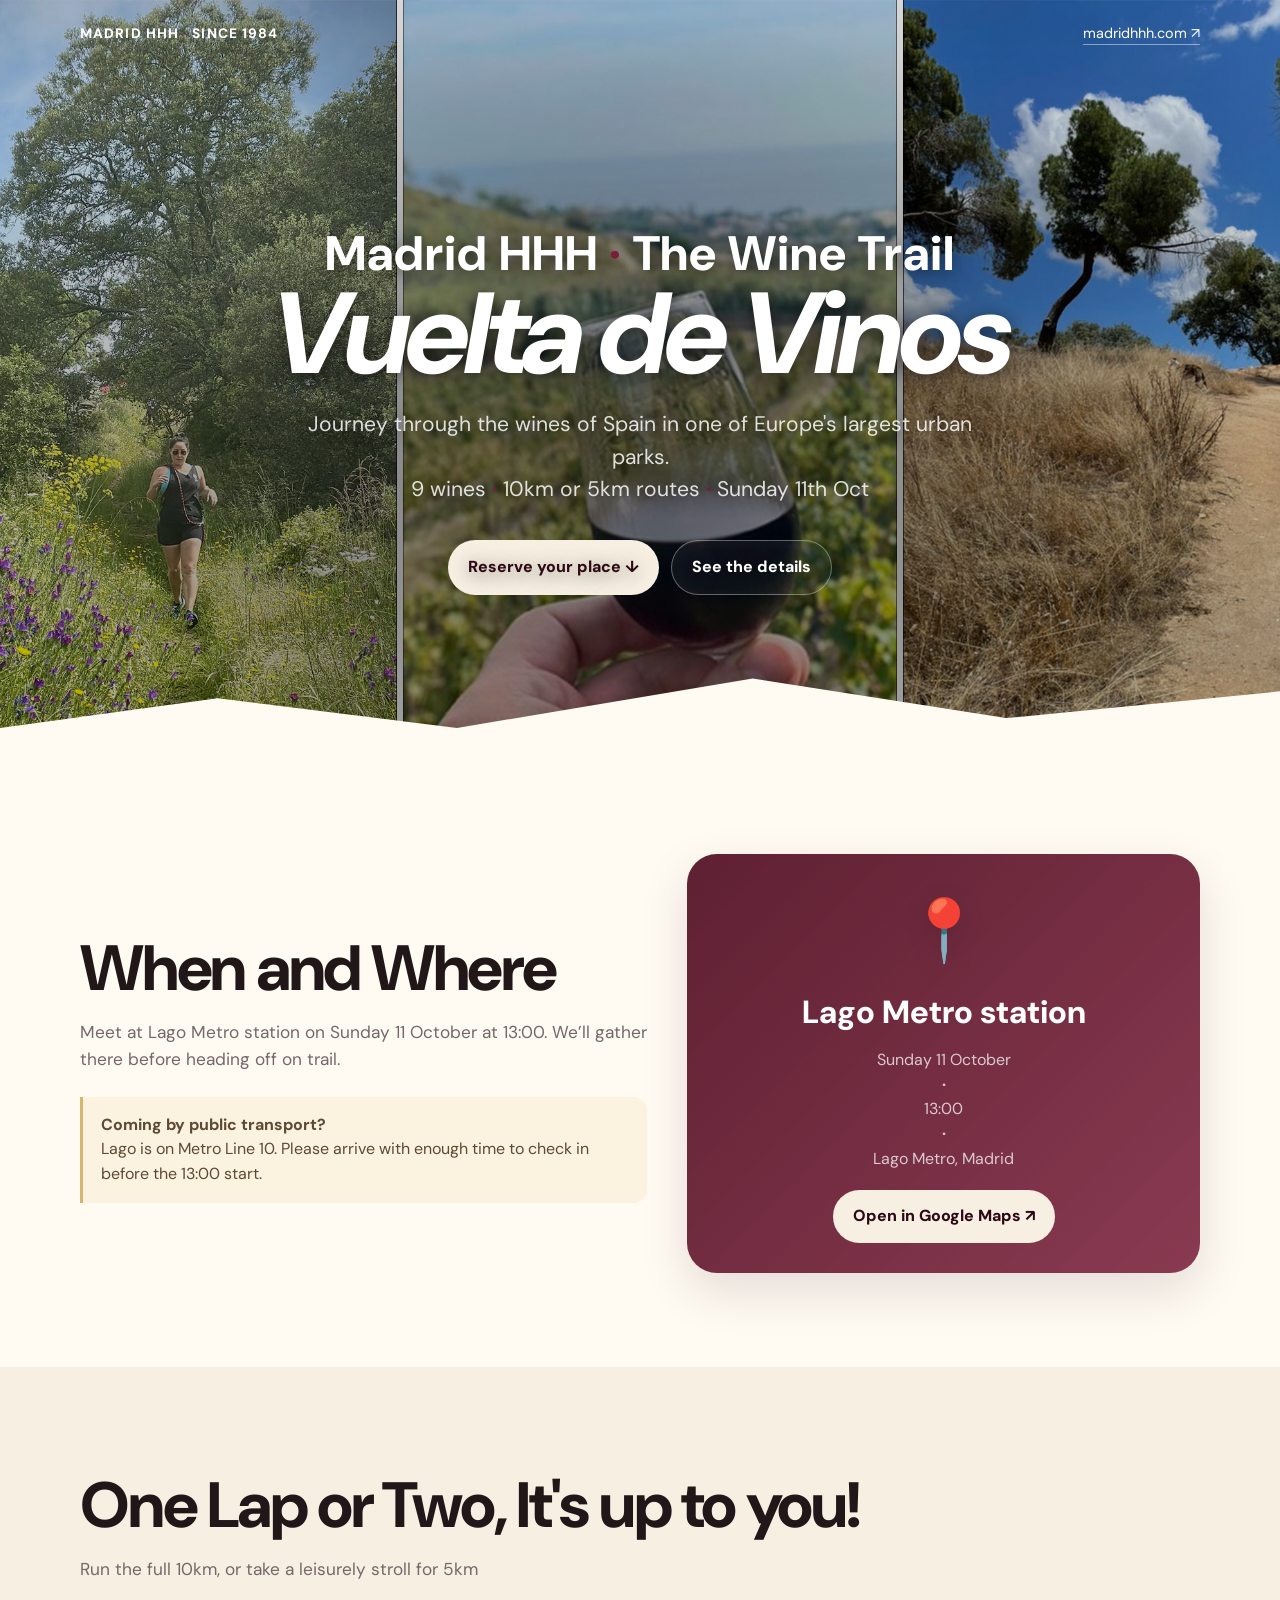
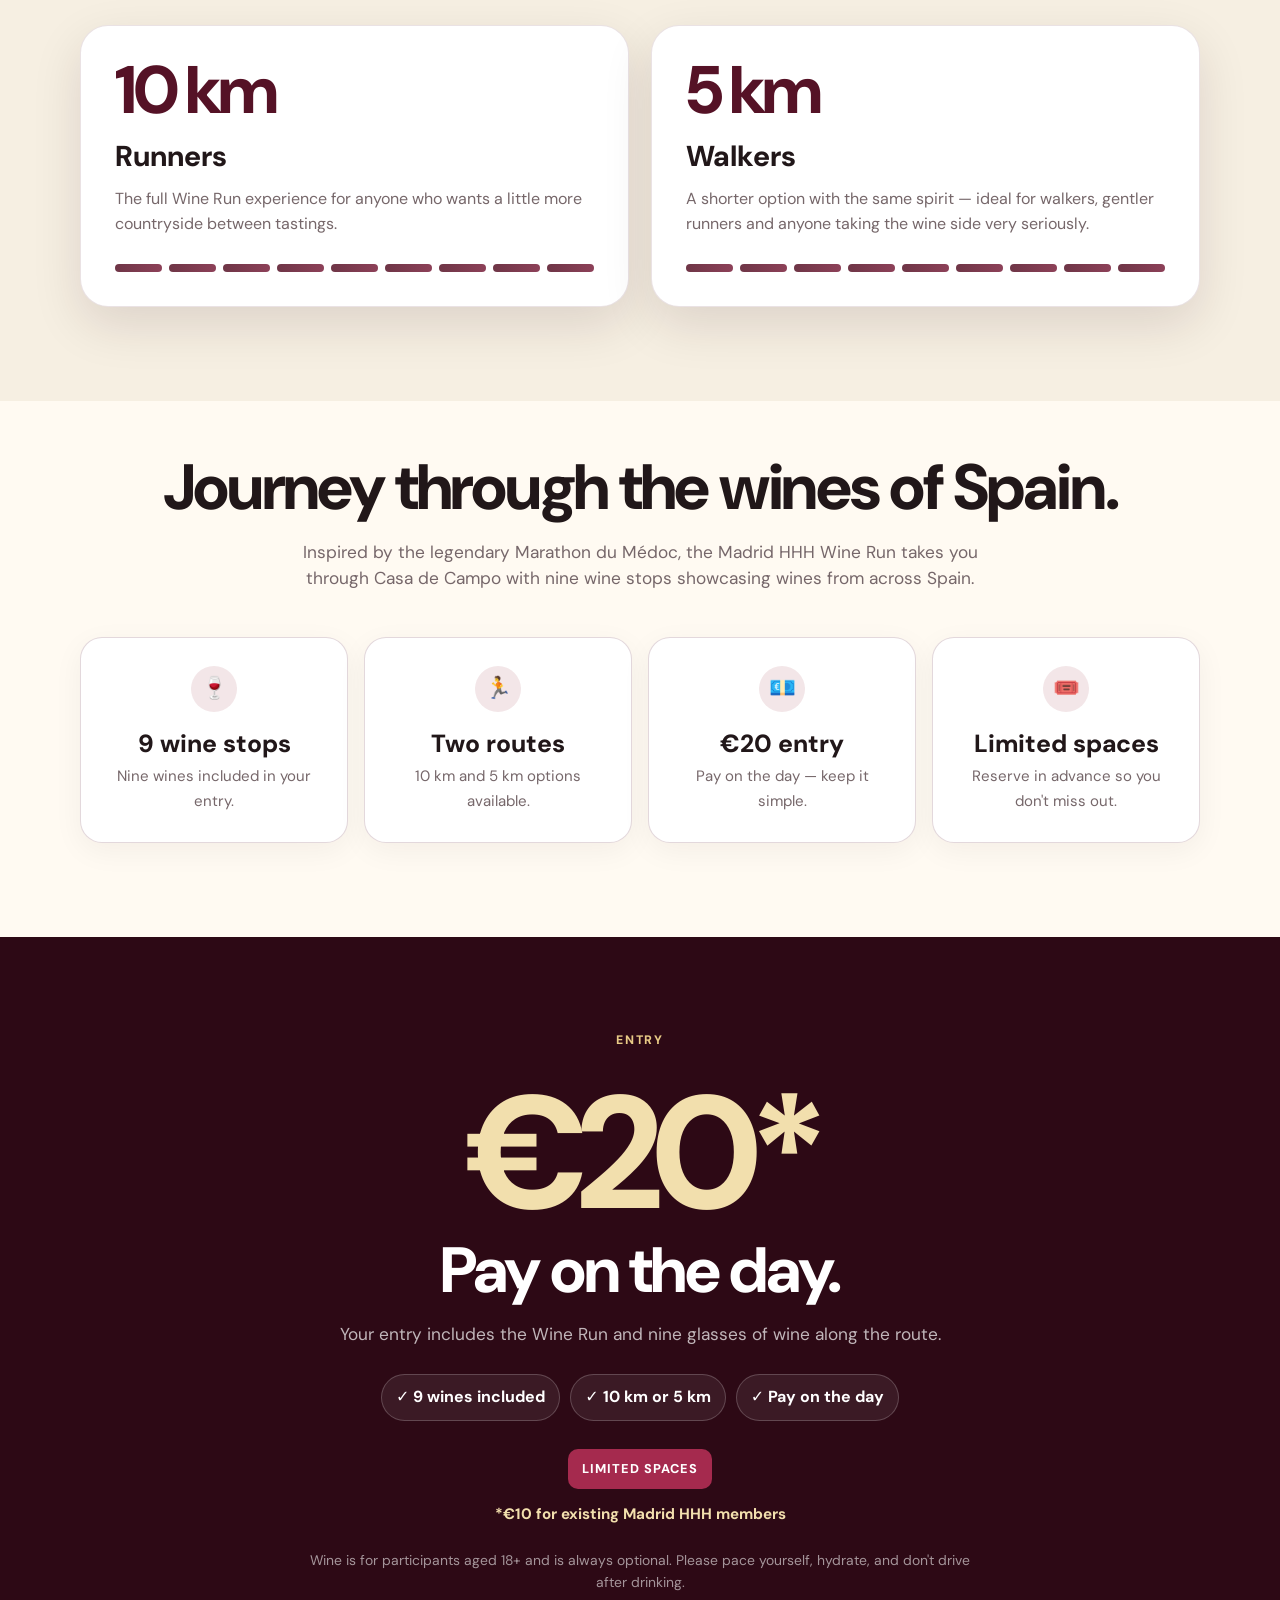
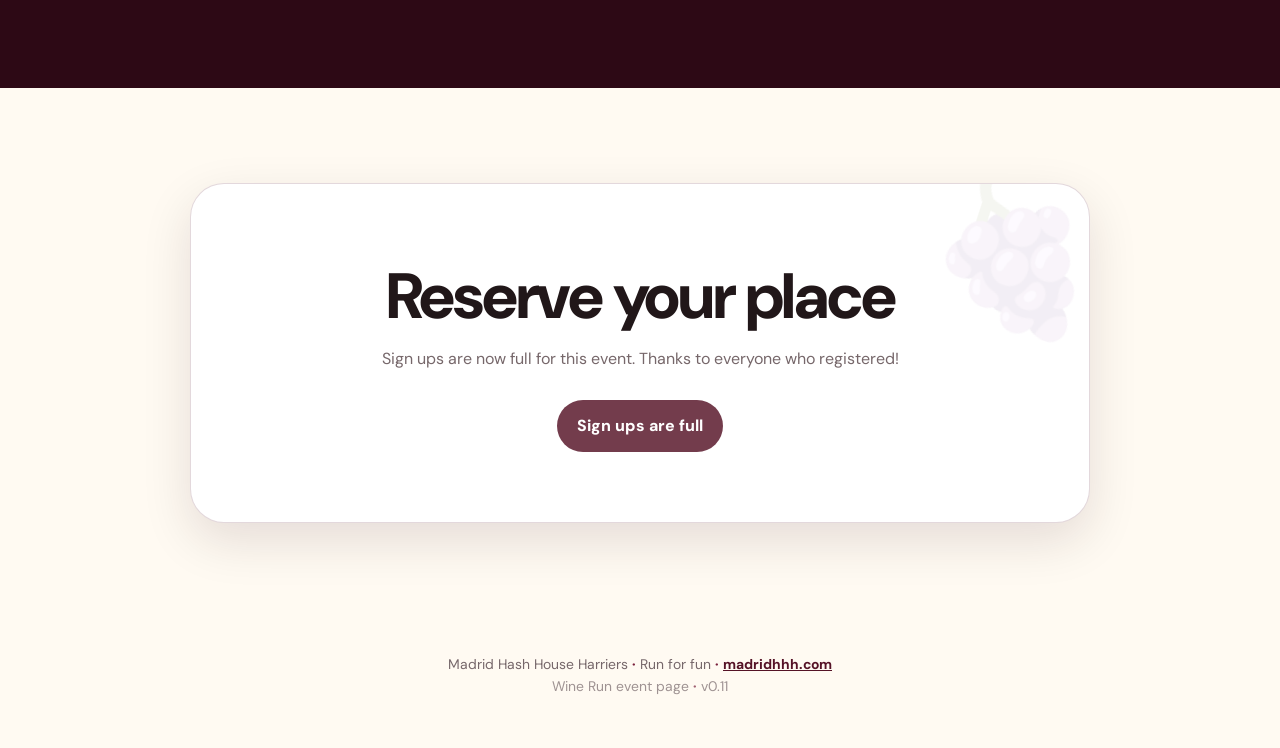
<file: index.html>
<!doctype html>
<html lang="en">
<head>
  <meta charset="utf-8">
  <meta name="viewport" content="width=device-width,initial-scale=1">
  <meta name="theme-color" content="#4b1121">
  <meta name="description" content="Madrid HHH Wine Run — 9 wines, 10 km or 5 km, €20, limited spaces. A special Madrid Hash House Harriers event inspired by the Marathon du Médoc.">
  <title>Madrid HHH Wine Run</title>
  <link rel="preconnect" href="https://fonts.googleapis.com">
  <link rel="preconnect" href="https://fonts.gstatic.com" crossorigin>
  <link href="https://fonts.googleapis.com/css2?family=DM+Sans:wght@400;500;600;700;800&display=swap" rel="stylesheet">
  <style>
    :root{
      --wine:#551226; --wine-dark:#2d0915; --wine-mid:#791f3b;
      --cream:#f6efe2; --paper:#fffaf2; --ink:#211719; --gold:#d7b56d;
      --muted:#76676a; --line:rgba(85,18,38,.16);
      --shadow:0 18px 50px rgba(45,9,21,.12);
    }
    *{box-sizing:border-box}
    html{scroll-behavior:smooth}
    body{margin:0;background:var(--paper);color:var(--ink);font-family:"DM Sans",system-ui,-apple-system,BlinkMacSystemFont,"Segoe UI",sans-serif;line-height:1.55}
    a{color:inherit}.sep{color:var(--wine-mid);font-weight:800}
    .wrap{width:min(1120px,calc(100% - 36px));margin:auto}
    .topbar{position:absolute;z-index:5;left:0;right:0;top:0;padding:22px 0;color:white}
    .topbar .wrap{display:flex;align-items:center;justify-content:space-between;gap:20px}
    .brand{font-weight:800;letter-spacing:.08em;text-transform:uppercase;font-size:.86rem}
    .toplink{text-decoration:none;border-bottom:1px solid rgba(255,255,255,.45);font-size:.9rem}
    .hero{min-height:760px;position:relative;overflow:hidden;display:grid;place-items:center;
      background-image:
        radial-gradient(ellipse at center, rgba(0,0,0,.46) 0%, rgba(0,0,0,.28) 34%, rgba(0,0,0,.08) 68%, rgba(0,0,0,.02) 100%),
        linear-gradient(to bottom, rgba(0,0,0,.10), rgba(0,0,0,.28)),
        url("assets/wineHash.jpg");
      background-size:cover;
      background-position:center center;
      background-repeat:no-repeat;
      background-attachment:fixed;
      color:white}
    .hero:after{content:"";position:absolute;left:-5%;right:-5%;bottom:-1px;height:110px;background:var(--paper);clip-path:polygon(0 78%,20% 43%,37% 70%,58% 25%,76% 61%,100% 31%,100% 100%,0 100%)}
    .hero-art{position:absolute;inset:0;opacity:.32;pointer-events:none}
    .hero-art svg{width:100%;height:100%;display:block}
    .hero-content{position:relative;z-index:2;text-align:center;padding:135px 0 145px;text-shadow:0 3px 18px rgba(0,0,0,.55)}
    .eyebrow{display:inline-flex;align-items:center;gap:10px;padding:8px 14px;border:1px solid rgba(255,255,255,.28);border-radius:999px;background:rgba(255,255,255,.08);backdrop-filter:blur(8px);text-transform:uppercase;letter-spacing:.14em;font-weight:700;font-size:.75rem}
    h1,h2,h3{font-family:"DM Sans",system-ui,-apple-system,BlinkMacSystemFont,"Segoe UI",sans-serif;font-weight:800}
    h1{font-size:clamp(3.25rem,9vw,7.9rem);line-height:.88;letter-spacing:-.045em;margin:26px auto 22px;max-width:1000px;text-wrap:balance}.hhh-title{display:inline-block;font-size:.42em;letter-spacing:.02em;margin-bottom:.18em}
    h1 em{font-weight:800;color:#fff}
    .lead{font-size:clamp(1.05rem,2.1vw,1.32rem);max-width:720px;margin:0 auto 32px;color:rgba(255,255,255,.84)}
    .hero-stats{display:flex;justify-content:center;flex-wrap:wrap;gap:10px;margin:34px auto 0}
    .pill{padding:11px 16px;border-radius:999px;background:rgba(255,255,255,.11);border:1px solid rgba(255,255,255,.18);font-weight:700}
    .cta-row{display:flex;gap:12px;justify-content:center;flex-wrap:wrap;margin-top:34px}
    .btn{display:inline-flex;align-items:center;justify-content:center;gap:9px;padding:14px 20px;border-radius:999px;text-decoration:none;font-weight:800;transition:.2s transform,.2s background}
    .btn:hover{transform:translateY(-2px)}
    .btn-primary{background:var(--cream);color:var(--wine-dark)}
    .btn-ghost{border:1px solid rgba(255,255,255,.34);color:white;background:rgba(255,255,255,.06)}
    .section{padding:94px 0}
    .intro{text-align:center;padding-top:42px}
    .kicker{color:var(--wine-mid);font-weight:800;text-transform:uppercase;letter-spacing:.16em;font-size:.77rem}
    h2{font-size:clamp(2.2rem,5vw,4.4rem);line-height:1.02;letter-spacing:-.035em;margin:12px 0 18px}
    .section-lead{max-width:720px;margin:0 auto;color:var(--muted);font-size:1.08rem}
    .cards{display:grid;grid-template-columns:repeat(4,1fr);gap:16px;margin-top:45px}
    .card{background:white;border:1px solid var(--line);border-radius:22px;padding:28px 24px;box-shadow:0 8px 30px rgba(45,9,21,.05);text-align:center}
    .icon{width:46px;height:46px;border-radius:50%;display:grid;place-items:center;background:#f3e6e8;color:var(--wine);font-size:1.35rem;margin:0 auto 18px}
    .card strong{display:block;font-family:"DM Sans",system-ui,-apple-system,BlinkMacSystemFont,"Segoe UI",sans-serif;font-weight:800;font-size:1.55rem;line-height:1.1;margin-bottom:7px}
    .card span{color:var(--muted);font-size:.94rem}
    .routes{background:var(--cream)}
    .route-grid{display:grid;grid-template-columns:1fr 1fr;gap:22px;margin-top:42px}
    .route{position:relative;overflow:hidden;background:white;border-radius:28px;padding:34px;border:1px solid rgba(85,18,38,.12);box-shadow:var(--shadow)}
    .route .distance{font-family:"DM Sans",system-ui,-apple-system,BlinkMacSystemFont,"Segoe UI",sans-serif;font-weight:800;font-size:4.2rem;line-height:.9;color:var(--wine);letter-spacing:-.06em}
    .route h3{font-size:1.8rem;margin:14px 0 8px}
    .route p{color:var(--muted);margin:0;max-width:470px}
    .wine-line{display:grid;grid-template-columns:repeat(9,1fr);gap:7px;margin-top:28px}
    .wine-line i{height:8px;border-radius:10px;background:linear-gradient(90deg,var(--wine),var(--wine-mid));opacity:.85}
    .location-grid{display:grid;grid-template-columns:1.05fr .95fr;gap:40px;align-items:center}
    .location-copy h2{text-align:left}
    .location-box{min-height:380px;border-radius:30px;background:
      linear-gradient(135deg,rgba(85,18,38,.94),rgba(121,31,59,.88)),
      repeating-linear-gradient(30deg,transparent 0 25px,rgba(255,255,255,.08) 25px 27px);
      color:white;display:grid;place-items:center;text-align:center;padding:30px;box-shadow:var(--shadow);position:relative;overflow:hidden}
    .pin{font-size:3.8rem;filter:drop-shadow(0 8px 13px rgba(0,0,0,.15))}
    .location-box strong{font-family:"DM Sans",system-ui,-apple-system,BlinkMacSystemFont,"Segoe UI",sans-serif;font-weight:800;font-size:2rem;display:block;margin:10px 0}
    .location-box span{color:rgba(255,255,255,.74);max-width:320px;display:block}
    .note{margin-top:24px;padding:16px 18px;border-left:3px solid var(--gold);background:#fbf2df;color:#5d4a34;border-radius:0 14px 14px 0}
    .payment{background:var(--wine-dark);color:white}
    .payment .section-lead{color:rgba(255,255,255,.7)}
    .price{font-family:"DM Sans",system-ui,-apple-system,BlinkMacSystemFont,"Segoe UI",sans-serif;font-weight:800;font-size:clamp(5rem,14vw,10rem);line-height:.85;letter-spacing:-.07em;color:#f2dfad;margin:36px 0 16px}
    .payment-inner{text-align:center}
    .pay-points{display:flex;gap:10px;justify-content:center;flex-wrap:wrap;margin:26px auto 0}
    .pay-points span{border:1px solid rgba(255,255,255,.2);background:rgba(255,255,255,.07);padding:10px 14px;border-radius:999px;font-weight:700}
    .limited{display:inline-block;margin-top:28px;padding:10px 14px;border-radius:10px;background:#a52a4e;font-weight:800;text-transform:uppercase;letter-spacing:.08em;font-size:.8rem}
    .member-price{margin:14px auto 0;color:#f2dfad;font-weight:700;font-size:.95rem}.fineprint{max-width:670px;margin:24px auto 0;color:rgba(255,255,255,.57);font-size:.87rem}
    .reserve{padding:95px 0;text-align:center}
    .reserve-box{max-width:900px;margin:auto;border:1px solid var(--line);border-radius:34px;background:white;padding:clamp(34px,7vw,70px);box-shadow:var(--shadow);position:relative;overflow:hidden}
    .reserve-box:before{content:"🍇";position:absolute;font-size:9rem;right:-22px;top:-44px;opacity:.07;transform:rotate(18deg)}
    .reserve-box h2{margin-top:10px}
    .reserve-box p{color:var(--muted);max-width:620px;margin:0 auto 28px}
    .reserve .btn-primary{background:var(--wine);color:white}
    footer{padding:36px 0 50px;text-align:center;color:var(--muted);font-size:.87rem}
    footer a{color:var(--wine);font-weight:700}
    @media(max-width:820px){
      .hero{min-height:700px;background-attachment:scroll;background-position:center center}
      .hero-content{padding-top:115px}
      .cards{grid-template-columns:1fr 1fr}
      .route-grid,.location-grid{grid-template-columns:1fr}
      .location-copy{text-align:center}
      .location-copy h2{text-align:center}
    }
    @media(max-width:520px){
      .wrap{width:min(100% - 26px,1120px)}
      .topbar{padding-top:17px}
      .toplink{display:none}
      .hero{min-height:680px}
      h1{font-size:3.65rem}
      .lead{font-size:1rem}
      .hero-stats{gap:7px}.pill{font-size:.86rem;padding:9px 12px}
      .section{padding:68px 0}
      .cards{grid-template-columns:1fr 1fr;gap:10px}
      .card{padding:22px 17px}.card strong{font-size:1.3rem}
      .route{padding:27px}.route .distance{font-size:3.6rem}
      .location-box{min-height:310px}
    }
  </style>
</head>
<body>
  <header class="hero" id="top">
    <div class="topbar">
      <div class="wrap">
        <div class="brand">Madrid HHH <span class="sep">·</span> Since 1984</div>
        <a class="toplink" href="https://madridhhh.com/" target="_blank" rel="noopener">madridhhh.com ↗</a>
      </div>
    </div>

    <div class="wrap hero-content">
      
      <h1><span class="hhh-title">Madrid HHH <span class="sep">·</span> The Wine Trail</span><br><em>Vuelta de Vinos</em></h1>
      <p class="lead">Journey through the wines of Spain in one of Europe's largest urban parks.<br>9 wines <span class="sep">·</span> 10km or 5km routes <span class="sep">·</span> Sunday 11th Oct</p>
      <div class="cta-row">
        <a class="btn btn-primary" href="#reserve">Reserve your place ↓</a>
        <a class="btn btn-ghost" href="#location">See the details</a>
      </div>
    </div>
  </header>

  <main>
    <section class="section" id="location">
      <div class="wrap location-grid">
        <div class="location-copy">
          
          <h2>When and Where</h2>
          <p class="section-lead" style="margin-left:0">Meet at Lago Metro station on Sunday 11 October at 13:00. We’ll gather there before heading off on trail.</p>
          <div class="note"><strong>Coming by public transport?</strong><br>Lago is on Metro Line 10. Please arrive with enough time to check in before the 13:00 start.</div>
        </div>
        <div class="location-box">
          <div>
            <div class="pin">📍</div>
            <strong>Lago Metro station</strong>
            <span>Sunday 11 October <span class="sep">·</span> 13:00 <span class="sep">·</span> Lago Metro, Madrid</span><div style="margin-top:18px"><a class="btn btn-primary" href="https://www.google.com/maps/search/?api=1&query=Lago+Metro+Station+Madrid" target="_blank" rel="noopener">Open in Google Maps ↗</a></div>
          </div>
        </div>
      </div>
    </section>

    <section class="section routes" id="routes">
      <div class="wrap">
        
        <h2>One Lap or Two, It's up to you!</h2>
        <p class="section-lead" style="margin-left:0">Run the full 10km, or take a leisurely stroll for 5km</p>
        <div class="route-grid">
          <article class="route">
            <div class="distance">10 km</div>
            <h3>Runners</h3>
            <p>The full Wine Run experience for anyone who wants a little more countryside between tastings.</p>
            <div class="wine-line" aria-hidden="true"><i></i><i></i><i></i><i></i><i></i><i></i><i></i><i></i><i></i></div>
          </article>
          <article class="route">
            <div class="distance">5 km</div>
            <h3>Walkers</h3>
            <p>A shorter option with the same spirit — ideal for walkers, gentler runners and anyone taking the wine side very seriously.</p>
            <div class="wine-line" aria-hidden="true"><i></i><i></i><i></i><i></i><i></i><i></i><i></i><i></i><i></i></div>
          </article>
        </div>
      </div>
    </section>

    <section class="section intro" id="details">
      <div class="wrap">
        
        <h2>Journey through the wines of Spain.</h2>
        <p class="section-lead">Inspired by the legendary Marathon du Médoc, the Madrid HHH Wine Run takes you through Casa de Campo with nine wine stops showcasing wines from across Spain.</p>
        <div class="cards">
          <div class="card"><div class="icon">🍷</div><strong>9 wine stops</strong><span>Nine wines included in your entry.</span></div>
          <div class="card"><div class="icon">🏃</div><strong>Two routes</strong><span>10 km and 5 km options available.</span></div>
          <div class="card"><div class="icon">💶</div><strong>€20 entry</strong><span>Pay on the day — keep it simple.</span></div>
          <div class="card"><div class="icon">🎟️</div><strong>Limited spaces</strong><span>Reserve in advance so you don't miss out.</span></div>
        </div>
      </div>
    </section>

    <section class="section payment" id="payment">
      <div class="wrap payment-inner">
        <div class="kicker" style="color:#e8ca86">Entry</div>
        <div class="price">€20*</div>
        <h2 style="margin-top:0">Pay on the day.</h2>
        <p class="section-lead">Your entry includes the Wine Run and nine glasses of wine along the route.</p>
        <div class="pay-points">
          <span>✓ 9 wines included</span>
          <span>✓ 10 km or 5 km</span>
          <span>✓ Pay on the day</span>
        </div>
        <div class="limited">Limited spaces</div><p class="member-price">*€10 for existing Madrid HHH members</p>
        <p class="fineprint">Wine is for participants aged 18+ and is always optional. Please pace yourself, hydrate, and don't drive after drinking.</p>
      </div>
    </section>

    <section class="reserve" id="reserve">
      <div class="wrap">
        <div class="reserve-box">
          
          <h2>Reserve your place</h2>
          <p>Sign ups are now full for this event. Thanks to everyone who registered!</p>
          <span class="btn btn-primary" style="cursor:default;opacity:.82">Sign ups are full</span>
        </div>
      </div>
    </section>
  </main>

  <footer>
    <div class="wrap">Madrid Hash House Harriers <span class="sep">·</span> Run for fun <span class="sep">·</span> <a href="https://madridhhh.com/" target="_blank" rel="noopener">madridhhh.com</a><br><span style="opacity:.7">Wine Run event page <span class="sep">·</span> v0.11</span></div>
  </footer>
</body>
</html>
</file>
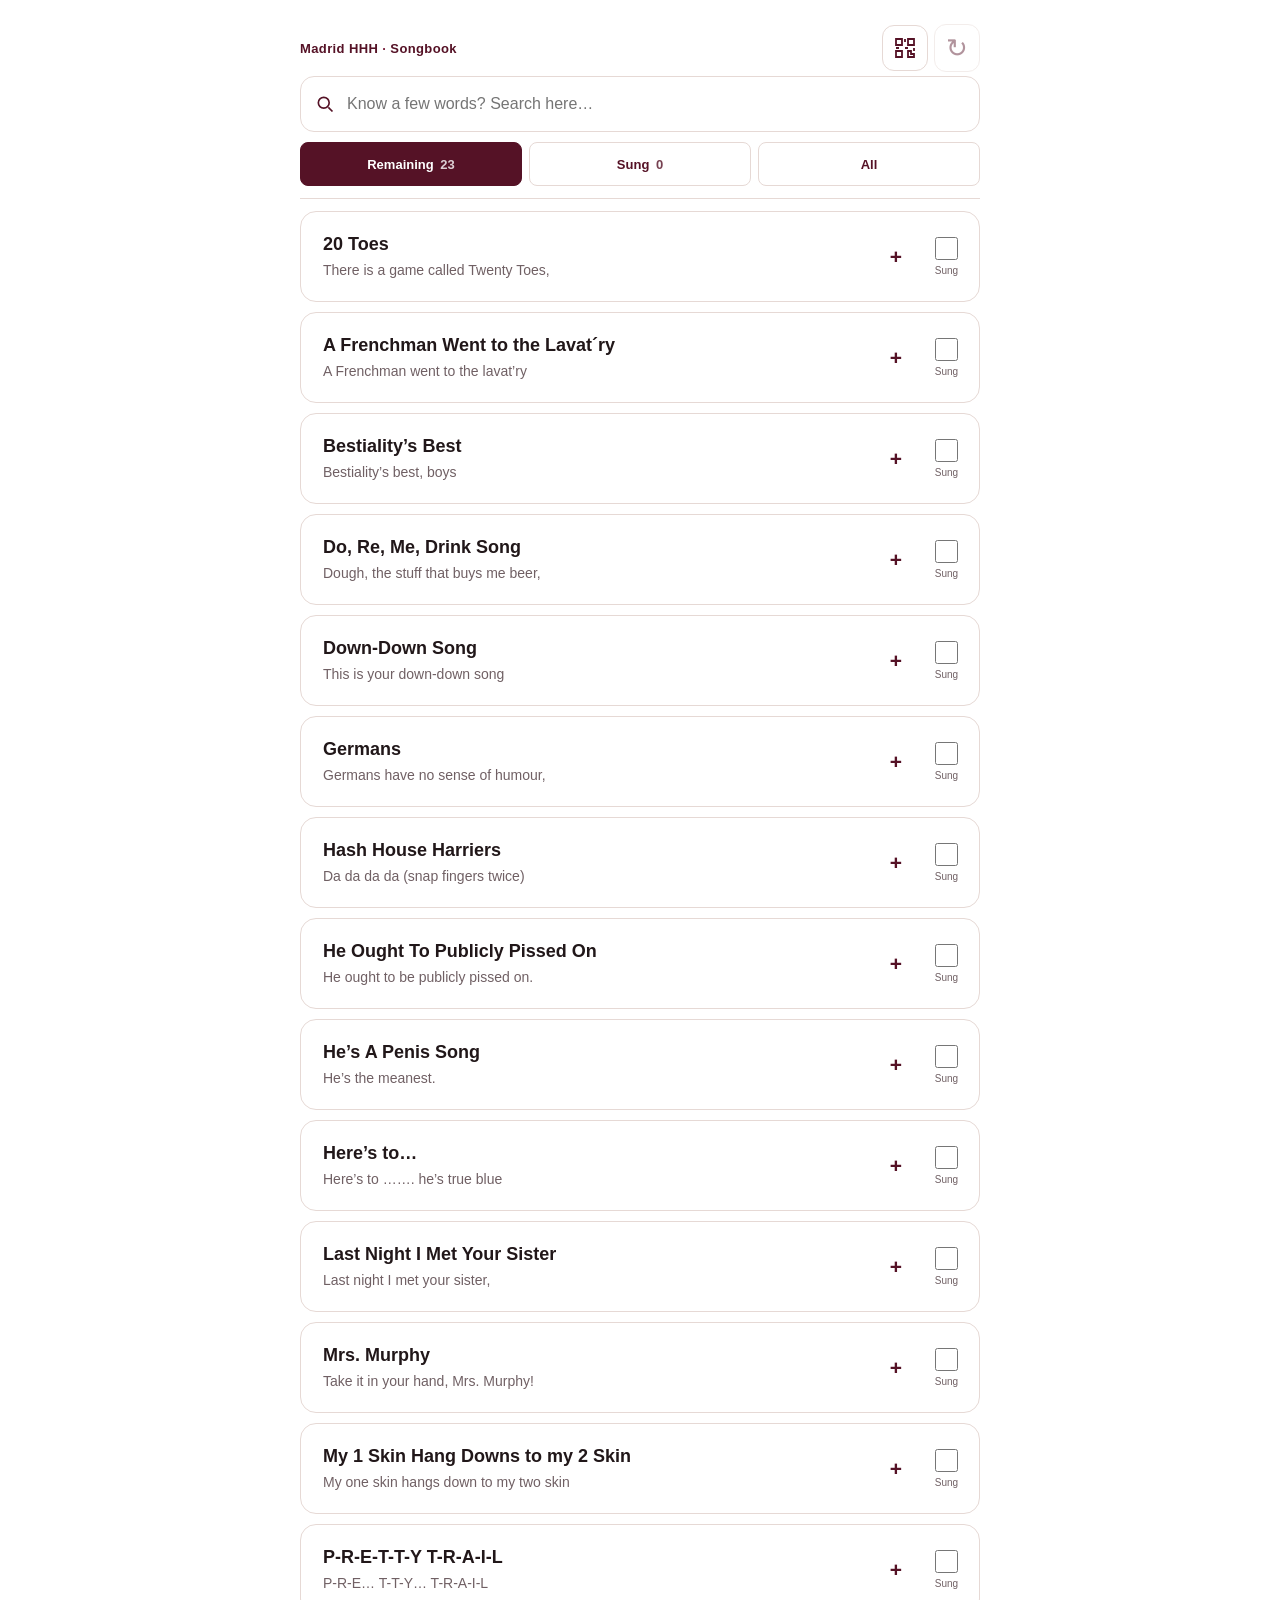
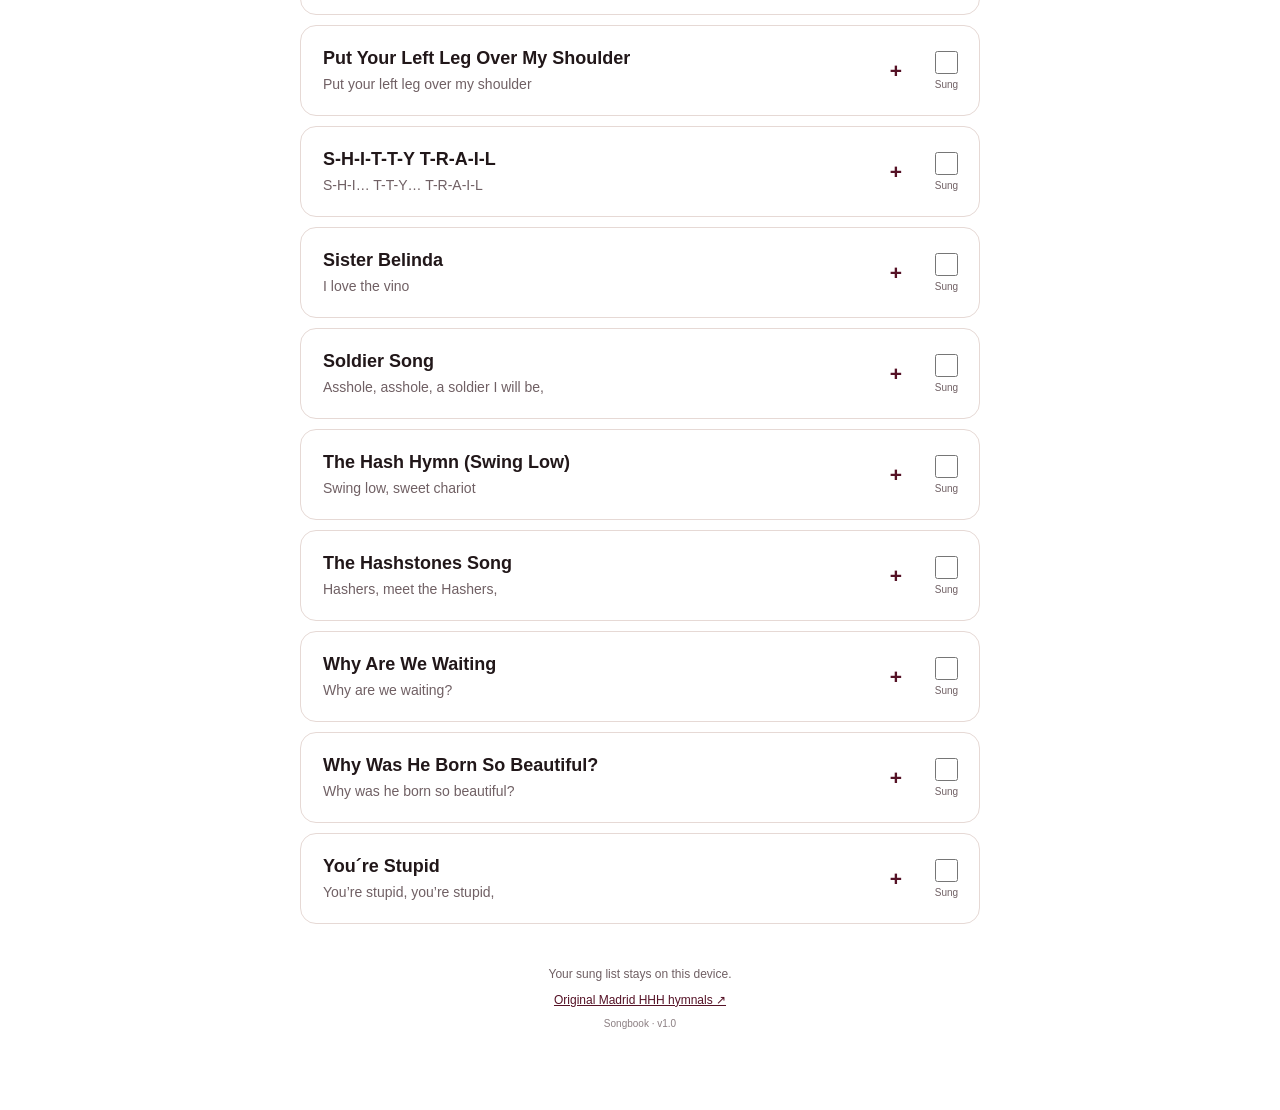
<file: songbook/index.html>
<!doctype html>
<html lang="en">
<head>
  <meta charset="utf-8">
  <meta name="viewport" content="width=device-width,initial-scale=1">
  <meta name="theme-color" content="#551226">
  <meta name="description" content="Madrid HHH pocket songbook. Find a song, join the chorus, and keep track of what you've sung.">
  <title>Songbook · Madrid HHH</title>
  <link rel="stylesheet" href="songbook.css?v=1.0">
  <script src="vendor/qrcode.js" defer></script>
  <script src="songs.js" defer></script>
  <script src="songbook.js" defer></script>
</head>
<body>
  <a class="skip" href="#songs">Skip to songs</a>
  <div class="page">
    <header>
      <div class="brand-row"><a class="brand" href="https://madridhhh.com/">Madrid HHH <span>·</span> Songbook</a><div class="header-actions"><button id="share" class="icon-button" aria-label="Share songbook and show QR code"><svg viewBox="0 0 24 24" fill="none" stroke="currentColor" stroke-width="1.8" aria-hidden="true"><path d="M9 3H3v6h6zM21 3h-6v6h6zM9 15H3v6h6zM15 15h3v3h3v3h-6zM21 12v3M12 3v3M12 12h3M3 12h3"/></svg></button><button id="reset" class="icon-button reset-button" aria-label="New circle" title="New circle">↻</button></div></div>
      <h1 class="sr-only">Madrid HHH Songbook</h1>
    </header>
    <section class="controls" aria-label="Find a song">
      <label class="search"><svg viewBox="0 0 24 24" fill="none" stroke="currentColor" stroke-width="2" aria-hidden="true"><circle cx="10.5" cy="10.5" r="6.5"/><path d="m16 16 5 5"/></svg><span class="sr-only">Search titles, opening lines or lyrics</span><input id="search" type="search" placeholder="Know a few words? Search here…" autocomplete="off"></label>
      <div class="filters" role="group" aria-label="Show songs"><button data-filter="remaining" aria-pressed="true">Remaining <span id="remaining-count"></span></button><button data-filter="sung" aria-pressed="false">Sung <span id="sung-count"></span></button><button data-filter="all" aria-pressed="false">All</button></div>
    </section>
    <p id="results" class="sr-only" role="status" aria-live="polite"></p>
    <main id="songs" tabindex="-1"></main>
    <noscript><p>This interactive preview needs JavaScript. <a href="https://madridhhh.com/hash-hymnals/">Read the current hymnals here.</a></p></noscript>
    <footer><p>Your sung list stays on this device.</p><a href="https://madridhhh.com/hash-hymnals/">Original Madrid HHH hymnals ↗</a><p class="version">Songbook · v1.0</p></footer>
  </div>
  <div id="toast" class="toast" hidden><span id="toast-message" role="status"></span><button id="undo">Undo</button></div>
  <dialog id="share-dialog" aria-labelledby="share-title"><div class="dialog-top"><h2 id="share-title" class="sr-only">Share songbook</h2><button class="icon-button close" aria-label="Close sharing">×</button></div><div id="qr"></div><p id="local-note" hidden>This is a local preview. Its QR code will work on other phones once the page is hosted.</p><label class="sr-only" for="share-url">Songbook URL</label><input id="share-url" readonly><button id="copy" class="primary">Copy link</button><p id="copy-status" role="status"></p></dialog>
  <dialog id="reset-dialog" aria-labelledby="reset-title"><h2 id="reset-title">A fresh circle?</h2><p>Bring all your sung songs back into the list.</p><div class="dialog-actions"><button class="close">Keep this circle</button><button id="confirm-reset" class="primary">Start fresh</button></div></dialog>
</body>
</html>
</file>
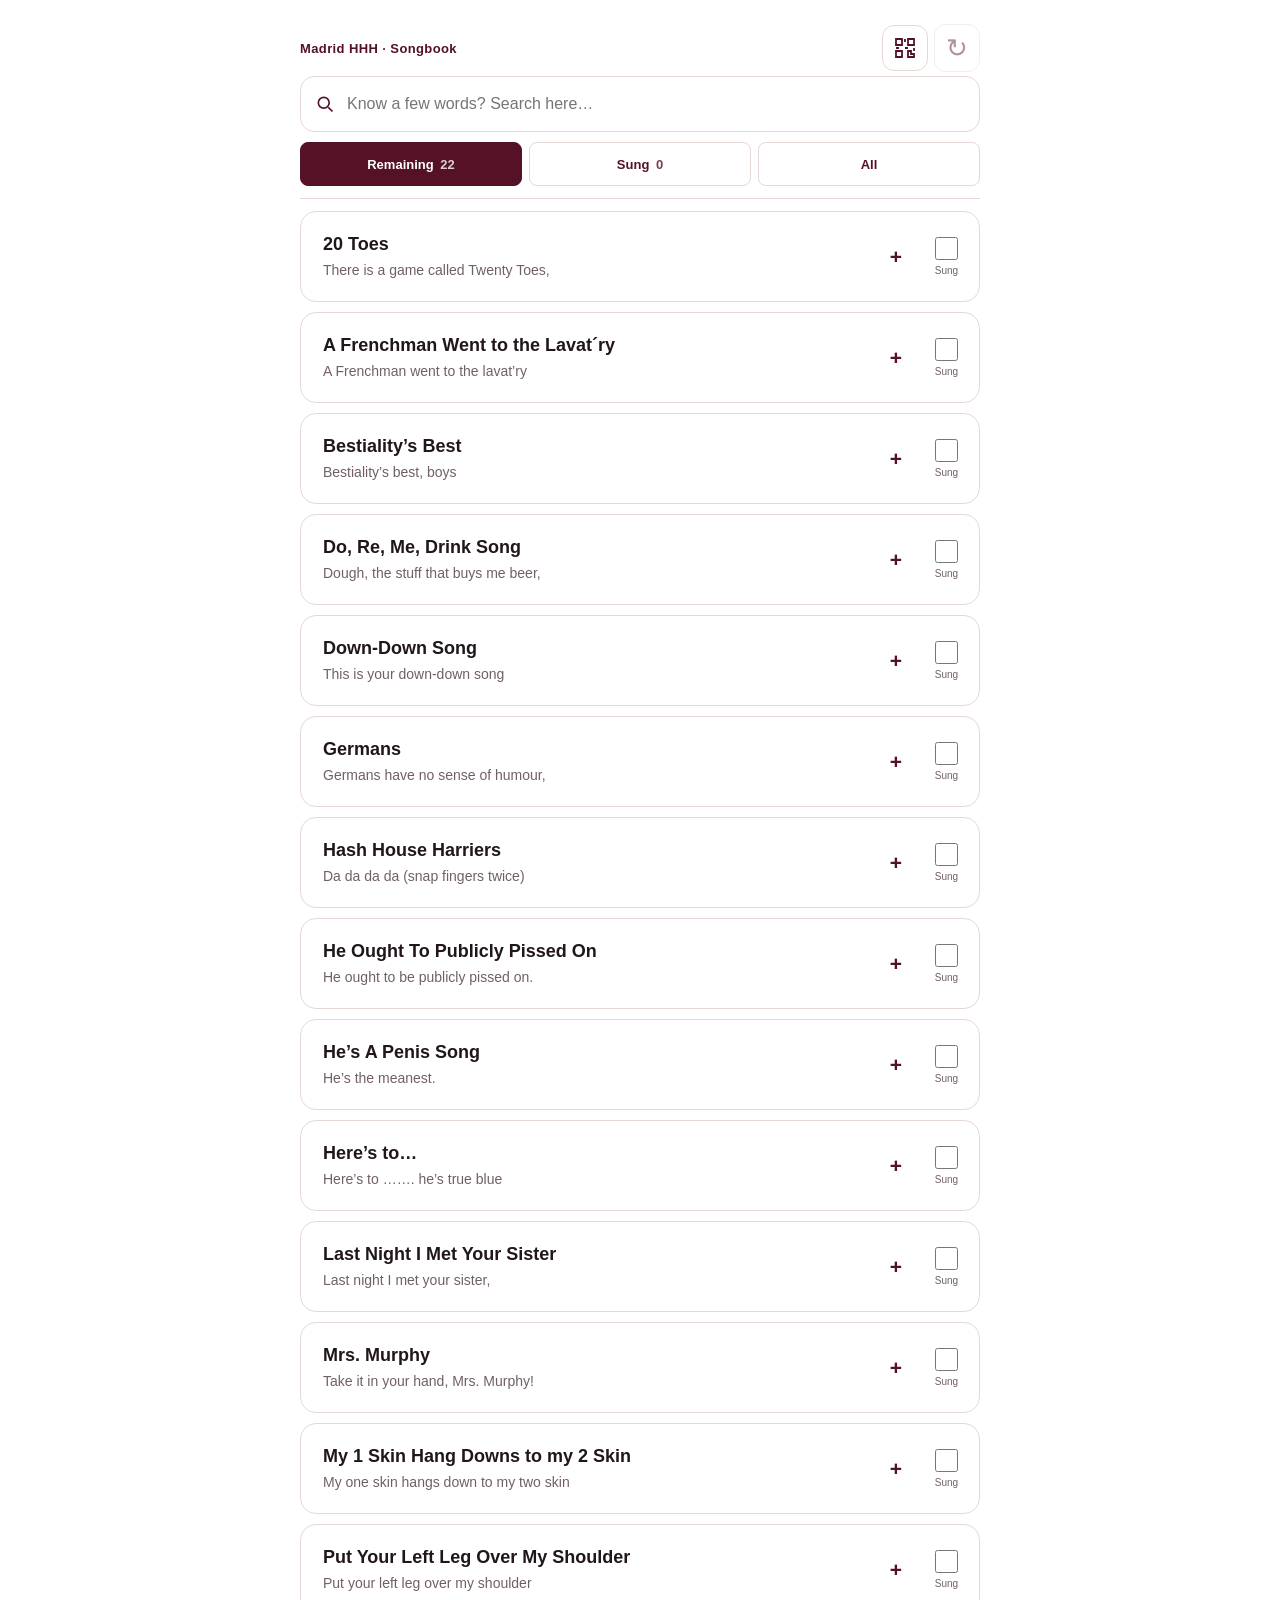
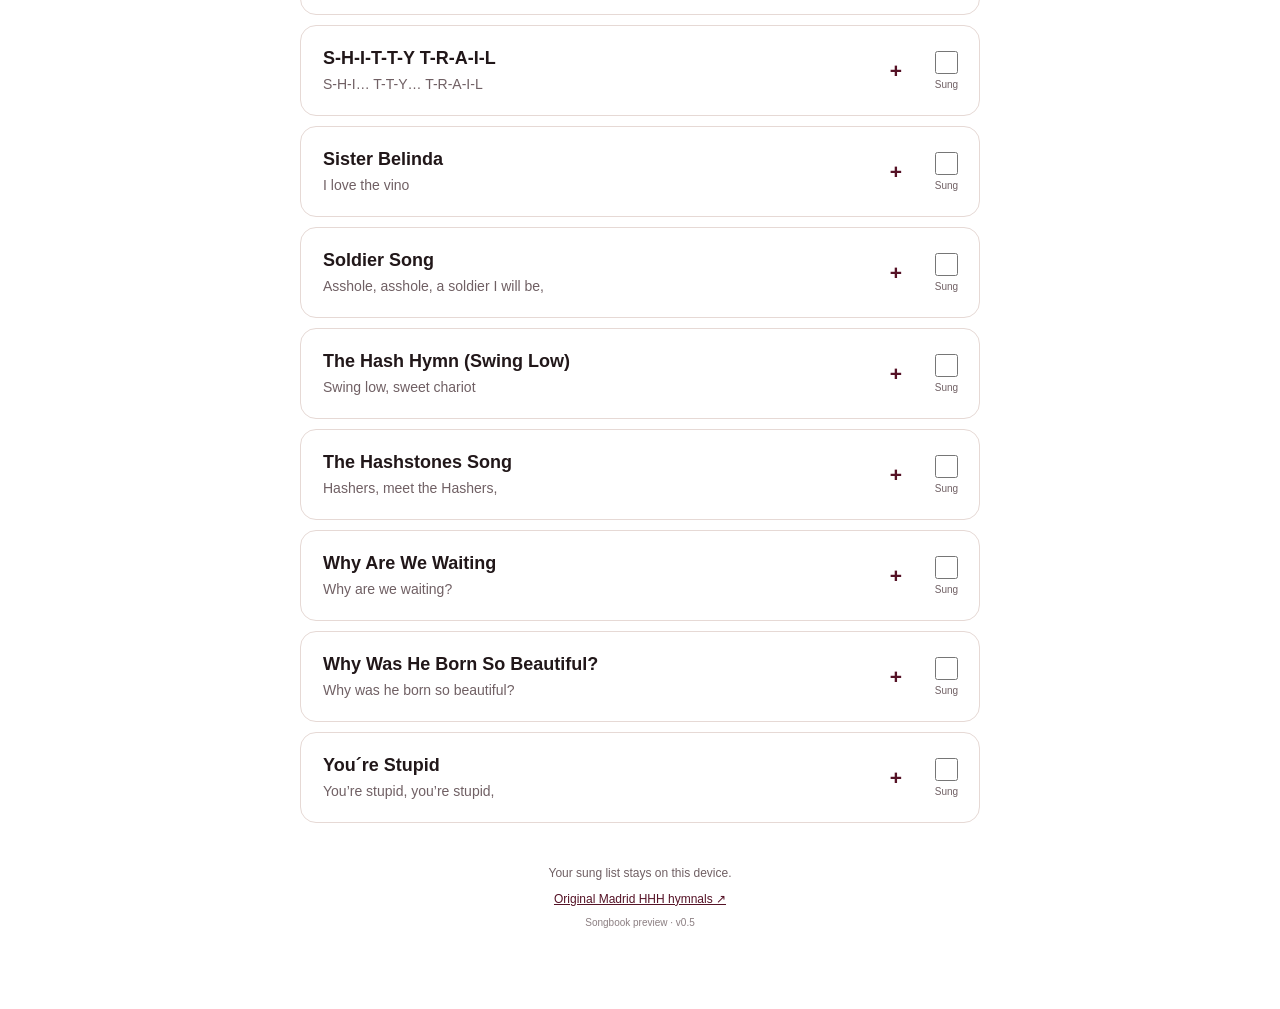
<file: songs/index.html>
<!doctype html>
<html lang="en">
<head>
  <meta charset="utf-8">
  <meta name="viewport" content="width=device-width,initial-scale=1">
  <meta name="theme-color" content="#551226">
  <meta name="description" content="Madrid HHH pocket songbook. Find a song, join the chorus, and keep track of what you've sung.">
  <title>Songbook · Madrid HHH</title>
  <link rel="stylesheet" href="songbook.css?v=0.5">
  <script src="vendor/qrcode.js" defer></script>
  <script src="songs.js" defer></script>
  <script src="songbook.js" defer></script>
</head>
<body>
  <a class="skip" href="#songs">Skip to songs</a>
  <div class="page">
    <header>
      <div class="brand-row"><a class="brand" href="https://madridhhh.com/">Madrid HHH <span>·</span> Songbook</a><div class="header-actions"><button id="share" class="icon-button" aria-label="Share songbook and show QR code"><svg viewBox="0 0 24 24" fill="none" stroke="currentColor" stroke-width="1.8" aria-hidden="true"><path d="M9 3H3v6h6zM21 3h-6v6h6zM9 15H3v6h6zM15 15h3v3h3v3h-6zM21 12v3M12 3v3M12 12h3M3 12h3"/></svg></button><button id="reset" class="icon-button reset-button" aria-label="New circle" title="New circle">↻</button></div></div>
      <h1 class="sr-only">Madrid HHH Songbook</h1>
    </header>
    <section class="controls" aria-label="Find a song">
      <label class="search"><svg viewBox="0 0 24 24" fill="none" stroke="currentColor" stroke-width="2" aria-hidden="true"><circle cx="10.5" cy="10.5" r="6.5"/><path d="m16 16 5 5"/></svg><span class="sr-only">Search titles, opening lines or lyrics</span><input id="search" type="search" placeholder="Know a few words? Search here…" autocomplete="off"></label>
      <div class="filters" role="group" aria-label="Show songs"><button data-filter="remaining" aria-pressed="true">Remaining <span id="remaining-count"></span></button><button data-filter="sung" aria-pressed="false">Sung <span id="sung-count"></span></button><button data-filter="all" aria-pressed="false">All</button></div>
    </section>
    <p id="results" class="sr-only" role="status" aria-live="polite"></p>
    <main id="songs" tabindex="-1"></main>
    <noscript><p>This interactive preview needs JavaScript. <a href="https://madridhhh.com/hash-hymnals/">Read the current hymnals here.</a></p></noscript>
    <footer><p>Your sung list stays on this device.</p><a href="https://madridhhh.com/hash-hymnals/">Original Madrid HHH hymnals ↗</a><p class="version">Songbook preview · v0.5</p></footer>
  </div>
  <div id="toast" class="toast" hidden><span id="toast-message" role="status"></span><button id="undo">Undo</button></div>
  <dialog id="share-dialog" aria-labelledby="share-title"><div class="dialog-top"><h2 id="share-title" class="sr-only">Share songbook</h2><button class="icon-button close" aria-label="Close sharing">×</button></div><div id="qr"></div><p id="local-note" hidden>This is a local preview. Its QR code will work on other phones once the page is hosted.</p><label class="sr-only" for="share-url">Songbook URL</label><input id="share-url" readonly><button id="copy" class="primary">Copy link</button><p id="copy-status" role="status"></p></dialog>
  <dialog id="reset-dialog" aria-labelledby="reset-title"><h2 id="reset-title">A fresh circle?</h2><p>Bring all your sung songs back into the list.</p><div class="dialog-actions"><button class="close">Keep this circle</button><button id="confirm-reset" class="primary">Start fresh</button></div></dialog>
</body>
</html>
</file>
<file: songbook/songbook.css>
:root{--wine:#551226;--wine-mid:#791f3b;--cream:#f6efe2;--paper:#ffffff;--ink:#211719;--muted:#706064;--line:#e6d9d5;--gold:#d7b56d;font-family:"Trebuchet MS",Arial,sans-serif;color:var(--ink);background:var(--paper);font-synthesis:none}
*{box-sizing:border-box}html,body{background:#fff;color-scheme:light}body{margin:0}button,input{font:inherit}button,a,input{-webkit-tap-highlight-color:transparent}button{cursor:pointer}button:focus-visible,a:focus-visible,input:focus-visible,main:focus-visible{outline:3px solid #a76618;outline-offset:4px}a{color:var(--wine)}button{min-height:46px;border:1px solid var(--line);border-radius:12px;background:white;color:var(--wine);font-weight:650;padding:10px 14px}button:hover{background:var(--cream)}[hidden]{display:none!important}.page{width:min(100% - 36px,680px);margin:auto}header{padding:16px 0 0}.brand-row{display:flex;align-items:center;justify-content:space-between;gap:12px;margin-bottom:0}.brand{font-size:13px;font-weight:800;letter-spacing:.03em;text-decoration:none}.brand span,h1 span{color:var(--wine-mid)}.icon-button{width:46px;flex-shrink:0;padding:10px;display:grid;place-items:center}.icon-button svg{width:24px;height:24px}.eyebrow{text-transform:uppercase;letter-spacing:.1em;font-size:10px;font-weight:750;color:var(--wine-mid)}h1{font-size:clamp(32px,8.5vw,48px);line-height:1.1;letter-spacing:-.055em;margin:12px 0}p{line-height:1.55}.intro{color:var(--muted);font-size:14px;margin:0}.controls{position:sticky;top:0;z-index:3;background:var(--paper);padding:4px 0 12px;border-bottom:1px solid var(--line)}.search{display:flex;align-items:center;gap:10px;background:white;border:1px solid var(--line);border-radius:14px;padding:0 14px}.search svg{width:20px;height:20px;flex-shrink:0;color:var(--wine)}input[type=search]{width:100%;min-width:0;border:0;background:transparent;min-height:54px;font-size:16px;color:var(--ink)}input[type=search]:focus{outline-offset:0}.filters{display:flex;gap:7px;margin-top:10px}.filters button{border-radius:8px;min-height:44px;font-size:13px;flex:1;white-space:nowrap;padding:9px 10px}.filters button[aria-pressed=true]{background:var(--wine);color:white;border-color:var(--wine)}.filters span{opacity:.8;margin-left:3px}.list-heading{display:flex;align-items:center;justify-content:flex-end;gap:8px;padding:10px 0}.list-heading p{font-size:12px;color:var(--muted);margin:0}.text-button{border:0;background:transparent;font-size:12px;padding-right:0}.song{background:white;border:1px solid var(--line);border-radius:16px;margin-bottom:10px;overflow:hidden;scroll-margin-top:150px}.song.open{border-color:#b58a97;box-shadow:0 6px 22px #55122609}.song-heading{display:grid;grid-template-columns:minmax(0,1fr) 55px;align-items:center;margin:0}.toggle{width:100%;display:grid;grid-template-columns:minmax(0,1fr) 28px;align-items:center;gap:12px;flex:1;min-width:0;border:0;text-align:left;padding:18px 16px;border-radius:0;background:transparent;min-height:89px;color:var(--ink)}.toggle>span:first-child{flex:1;min-width:0}.song-title{display:block;font-size:16px;font-weight:750;line-height:1.35;overflow-wrap:anywhere}.first-line{display:block;font-size:13px;line-height:1.4;font-weight:400;color:var(--muted);margin-top:5px}.chevron{justify-self:end;font-size:21px;line-height:1;color:var(--wine);flex-shrink:0}.sung-label{padding:10px 15px 10px 5px;display:flex;align-items:center;flex-direction:column;gap:5px;color:var(--muted);font-size:10px;cursor:pointer;min-width:55px}.sung-label input{width:23px;height:23px;margin:0;accent-color:var(--wine);cursor:pointer}.lyrics-panel{padding:0 18px 20px;border-top:1px solid var(--line)}.reader-tools{display:flex;align-items:center;justify-content:space-between;gap:10px;padding:12px 0}.reader-tools small{color:var(--muted);font-size:11px}.reader-tools button{padding:6px 11px;min-width:44px}.lyrics{white-space:pre-wrap;font-size:var(--lyric-size,20px);line-height:1.65;margin:10px 0 24px;overflow-wrap:anywhere}.lyric-note{font-size:13px;color:var(--muted)}.missing{background:var(--paper);padding:16px;border-radius:12px;font-size:14px}.empty{text-align:center;padding:40px 15px;color:var(--muted)}.empty strong{display:block;color:var(--wine);font-size:21px}.preview-note{font-size:12px;color:var(--muted);border-left:3px solid var(--gold);padding:12px 15px;margin-top:26px;background:var(--cream);line-height:1.6}.preview-note strong{display:block;color:var(--wine)}footer{text-align:center;color:var(--muted);font-size:12px;padding:22px 0 70px}footer p{margin:9px 0}.version{font-size:10px;opacity:.8}.toast{position:fixed;bottom:max(18px,env(safe-area-inset-bottom));left:50%;transform:translateX(-50%);z-index:8;width:min(calc(100% - 28px),470px);display:flex;align-items:center;justify-content:space-between;gap:12px;background:var(--wine);color:white;padding:10px 16px;border-radius:15px;box-shadow:0 5px 25px #21171930;font-size:13px}.toast button{background:transparent;color:white;border-color:#ffffff66}dialog{border:1px solid var(--line);border-radius:22px;padding:24px;width:min(calc(100% - 30px),420px);color:var(--ink);background:var(--paper)}dialog::backdrop{background:#21171999}dialog h2{font-size:24px;letter-spacing:-.04em;margin:0}.dialog-top{display:flex;align-items:center;justify-content:space-between;gap:10px}.dialog-top .close{font-size:23px}dialog p{font-size:14px;color:var(--muted)}#qr{background:white;padding:16px;border-radius:14px;display:grid;place-items:center}#qr svg{display:block;width:min(100%,240px);height:auto}#share-url{width:100%;padding:12px;border:1px solid var(--line);border-radius:10px;font-size:12px;margin:16px 0;min-height:44px}.primary{background:var(--wine);color:white;border-color:var(--wine)}.primary:hover{background:var(--wine-mid)}#copy{width:100%}.dialog-actions{display:flex;gap:10px;margin-top:20px}.dialog-actions button{flex:1}.sr-only{position:absolute;width:1px;height:1px;padding:0;margin:-1px;overflow:hidden;clip:rect(0,0,0,0);white-space:nowrap;border:0}.skip{position:absolute;left:12px;top:-100px;z-index:10;background:white;padding:14px}.skip:focus{top:12px}@media(min-width:700px){header{padding-top:24px}.brand-row{margin-bottom:0}.toggle{padding:20px 22px}.song-title{font-size:18px}.first-line{font-size:14px}}@media(prefers-reduced-motion:no-preference){.song{transition:border-color .15s}.chevron{transition:transform .15s}}@media print{.controls,.list-heading,.sung-label,footer,.toast,.reader-tools,.preview-note,#share{display:none}.lyrics-panel[hidden]{display:block!important}.song{break-inside:avoid}.page{width:100%}}

.header-actions{display:flex;align-items:center;gap:6px;flex-shrink:0}.brand{min-width:0}.reset-button{font-size:26px;line-height:1}.reset-button:disabled{opacity:.45;cursor:default}#songs{margin-top:12px}
</file>
<file: songs/songbook.css>
:root{--wine:#551226;--wine-mid:#791f3b;--cream:#f6efe2;--paper:#ffffff;--ink:#211719;--muted:#706064;--line:#e6d9d5;--gold:#d7b56d;font-family:"Trebuchet MS",Arial,sans-serif;color:var(--ink);background:var(--paper);font-synthesis:none}
*{box-sizing:border-box}html,body{background:#fff;color-scheme:light}body{margin:0}button,input{font:inherit}button,a,input{-webkit-tap-highlight-color:transparent}button{cursor:pointer}button:focus-visible,a:focus-visible,input:focus-visible,main:focus-visible{outline:3px solid #a76618;outline-offset:4px}a{color:var(--wine)}button{min-height:46px;border:1px solid var(--line);border-radius:12px;background:white;color:var(--wine);font-weight:650;padding:10px 14px}button:hover{background:var(--cream)}[hidden]{display:none!important}.page{width:min(100% - 36px,680px);margin:auto}header{padding:16px 0 0}.brand-row{display:flex;align-items:center;justify-content:space-between;gap:12px;margin-bottom:0}.brand{font-size:13px;font-weight:800;letter-spacing:.03em;text-decoration:none}.brand span,h1 span{color:var(--wine-mid)}.icon-button{width:46px;flex-shrink:0;padding:10px;display:grid;place-items:center}.icon-button svg{width:24px;height:24px}.eyebrow{text-transform:uppercase;letter-spacing:.1em;font-size:10px;font-weight:750;color:var(--wine-mid)}h1{font-size:clamp(32px,8.5vw,48px);line-height:1.1;letter-spacing:-.055em;margin:12px 0}p{line-height:1.55}.intro{color:var(--muted);font-size:14px;margin:0}.controls{position:sticky;top:0;z-index:3;background:var(--paper);padding:4px 0 12px;border-bottom:1px solid var(--line)}.search{display:flex;align-items:center;gap:10px;background:white;border:1px solid var(--line);border-radius:14px;padding:0 14px}.search svg{width:20px;height:20px;flex-shrink:0;color:var(--wine)}input[type=search]{width:100%;min-width:0;border:0;background:transparent;min-height:54px;font-size:16px;color:var(--ink)}input[type=search]:focus{outline-offset:0}.filters{display:flex;gap:7px;margin-top:10px}.filters button{border-radius:8px;min-height:44px;font-size:13px;flex:1;white-space:nowrap;padding:9px 10px}.filters button[aria-pressed=true]{background:var(--wine);color:white;border-color:var(--wine)}.filters span{opacity:.8;margin-left:3px}.list-heading{display:flex;align-items:center;justify-content:flex-end;gap:8px;padding:10px 0}.list-heading p{font-size:12px;color:var(--muted);margin:0}.text-button{border:0;background:transparent;font-size:12px;padding-right:0}.song{background:white;border:1px solid var(--line);border-radius:16px;margin-bottom:10px;overflow:hidden;scroll-margin-top:150px}.song.open{border-color:#b58a97;box-shadow:0 6px 22px #55122609}.song-heading{display:grid;grid-template-columns:minmax(0,1fr) 55px;align-items:center;margin:0}.toggle{width:100%;display:grid;grid-template-columns:minmax(0,1fr) 28px;align-items:center;gap:12px;flex:1;min-width:0;border:0;text-align:left;padding:18px 16px;border-radius:0;background:transparent;min-height:89px;color:var(--ink)}.toggle>span:first-child{flex:1;min-width:0}.song-title{display:block;font-size:16px;font-weight:750;line-height:1.35;overflow-wrap:anywhere}.first-line{display:block;font-size:13px;line-height:1.4;font-weight:400;color:var(--muted);margin-top:5px}.chevron{justify-self:end;font-size:21px;line-height:1;color:var(--wine);flex-shrink:0}.sung-label{padding:10px 15px 10px 5px;display:flex;align-items:center;flex-direction:column;gap:5px;color:var(--muted);font-size:10px;cursor:pointer;min-width:55px}.sung-label input{width:23px;height:23px;margin:0;accent-color:var(--wine);cursor:pointer}.lyrics-panel{padding:0 18px 20px;border-top:1px solid var(--line)}.reader-tools{display:flex;align-items:center;justify-content:space-between;gap:10px;padding:12px 0}.reader-tools small{color:var(--muted);font-size:11px}.reader-tools button{padding:6px 11px;min-width:44px}.lyrics{white-space:pre-wrap;font-size:var(--lyric-size,20px);line-height:1.65;margin:10px 0 24px;overflow-wrap:anywhere}.lyric-note{font-size:13px;color:var(--muted)}.missing{background:var(--paper);padding:16px;border-radius:12px;font-size:14px}.empty{text-align:center;padding:40px 15px;color:var(--muted)}.empty strong{display:block;color:var(--wine);font-size:21px}.preview-note{font-size:12px;color:var(--muted);border-left:3px solid var(--gold);padding:12px 15px;margin-top:26px;background:var(--cream);line-height:1.6}.preview-note strong{display:block;color:var(--wine)}footer{text-align:center;color:var(--muted);font-size:12px;padding:22px 0 70px}footer p{margin:9px 0}.version{font-size:10px;opacity:.8}.toast{position:fixed;bottom:max(18px,env(safe-area-inset-bottom));left:50%;transform:translateX(-50%);z-index:8;width:min(calc(100% - 28px),470px);display:flex;align-items:center;justify-content:space-between;gap:12px;background:var(--wine);color:white;padding:10px 16px;border-radius:15px;box-shadow:0 5px 25px #21171930;font-size:13px}.toast button{background:transparent;color:white;border-color:#ffffff66}dialog{border:1px solid var(--line);border-radius:22px;padding:24px;width:min(calc(100% - 30px),420px);color:var(--ink);background:var(--paper)}dialog::backdrop{background:#21171999}dialog h2{font-size:24px;letter-spacing:-.04em;margin:0}.dialog-top{display:flex;align-items:center;justify-content:space-between;gap:10px}.dialog-top .close{font-size:23px}dialog p{font-size:14px;color:var(--muted)}#qr{background:white;padding:16px;border-radius:14px;display:grid;place-items:center}#qr svg{display:block;width:min(100%,240px);height:auto}#share-url{width:100%;padding:12px;border:1px solid var(--line);border-radius:10px;font-size:12px;margin:16px 0;min-height:44px}.primary{background:var(--wine);color:white;border-color:var(--wine)}.primary:hover{background:var(--wine-mid)}#copy{width:100%}.dialog-actions{display:flex;gap:10px;margin-top:20px}.dialog-actions button{flex:1}.sr-only{position:absolute;width:1px;height:1px;padding:0;margin:-1px;overflow:hidden;clip:rect(0,0,0,0);white-space:nowrap;border:0}.skip{position:absolute;left:12px;top:-100px;z-index:10;background:white;padding:14px}.skip:focus{top:12px}@media(min-width:700px){header{padding-top:24px}.brand-row{margin-bottom:0}.toggle{padding:20px 22px}.song-title{font-size:18px}.first-line{font-size:14px}}@media(prefers-reduced-motion:no-preference){.song{transition:border-color .15s}.chevron{transition:transform .15s}}@media print{.controls,.list-heading,.sung-label,footer,.toast,.reader-tools,.preview-note,#share{display:none}.lyrics-panel[hidden]{display:block!important}.song{break-inside:avoid}.page{width:100%}}

.header-actions{display:flex;align-items:center;gap:6px;flex-shrink:0}.brand{min-width:0}.reset-button{font-size:26px;line-height:1}.reset-button:disabled{opacity:.45;cursor:default}#songs{margin-top:12px}
</file>
